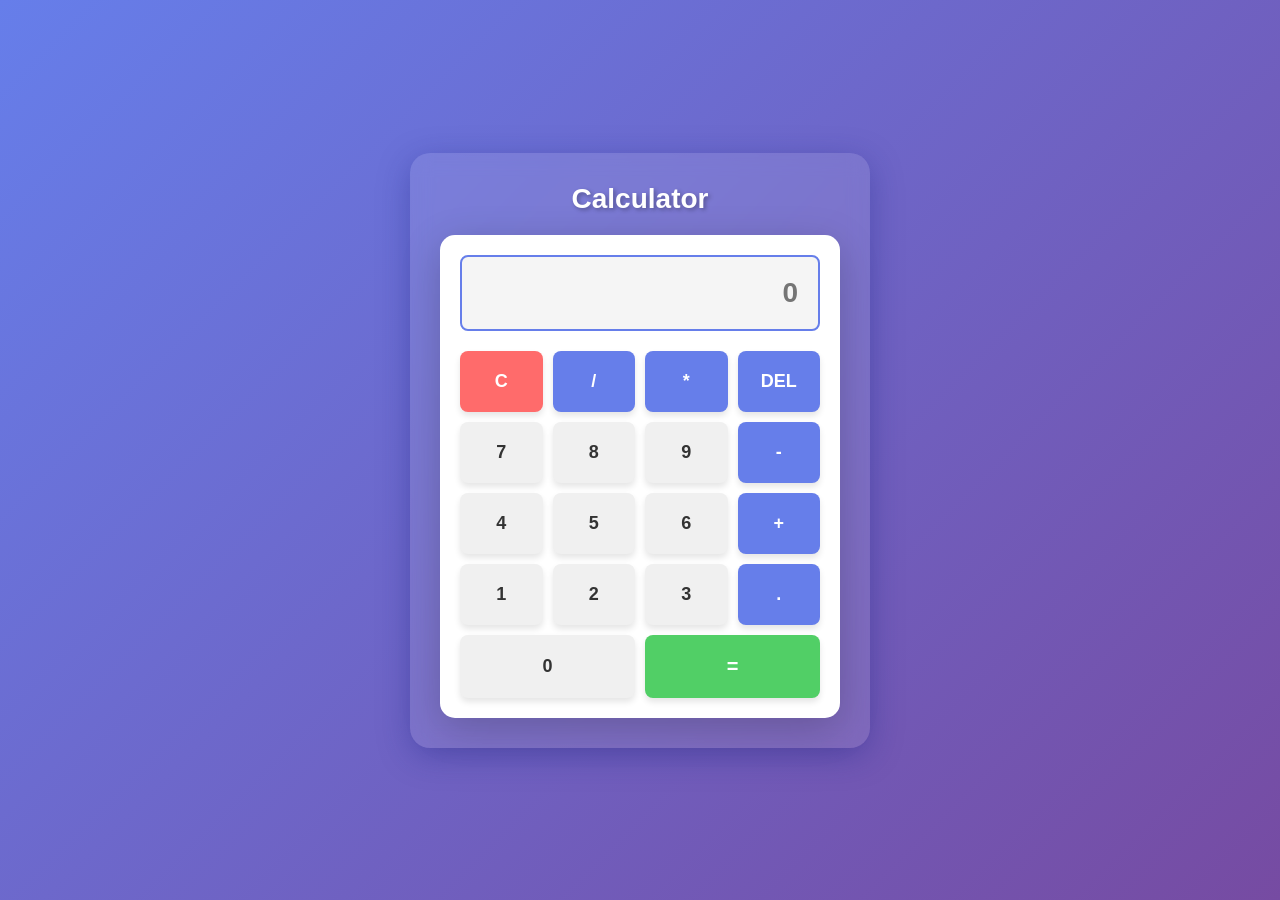
<file: index.html>
<!DOCTYPE html>
<html lang="en">
<head>
    <meta charset="UTF-8">
    <meta name="viewport" content="width=device-width, initial-scale=1.0">
    <title>Simple Calculator</title>
    <link rel="stylesheet" href="style.css">
</head>
<body>
    <div class="calculator-container">
        <h1>Calculator</h1>
        <div class="calculator">
            <input type="text" id="display" class="display" placeholder="0" readonly>
            <div class="buttons">
                <button class="btn btn-clear" onclick="clearDisplay()">C</button>
                <button class="btn btn-operator" onclick="appendOperator('/')">/</button>
                <button class="btn btn-operator" onclick="appendOperator('*')">*</button>
                <button class="btn btn-operator" onclick="deleteLast()">DEL</button>
                
                <button class="btn" onclick="appendNumber('7')">7</button>
                <button class="btn" onclick="appendNumber('8')">8</button>
                <button class="btn" onclick="appendNumber('9')">9</button>
                <button class="btn btn-operator" onclick="appendOperator('-')">-</button>
                
                <button class="btn" onclick="appendNumber('4')">4</button>
                <button class="btn" onclick="appendNumber('5')">5</button>
                <button class="btn" onclick="appendNumber('6')">6</button>
                <button class="btn btn-operator" onclick="appendOperator('+')">+</button>
                
                <button class="btn" onclick="appendNumber('1')">1</button>
                <button class="btn" onclick="appendNumber('2')">2</button>
                <button class="btn" onclick="appendNumber('3')">3</button>
                <button class="btn btn-operator" onclick="appendOperator('.')">.  </button>
                
                <button class="btn btn-zero" onclick="appendNumber('0')">0</button>
                <button class="btn btn-equals" onclick="calculate()">=</button>
            </div>
        </div>
    </div>
    <script src="script.js"></script>
</body>
</html>
</file>
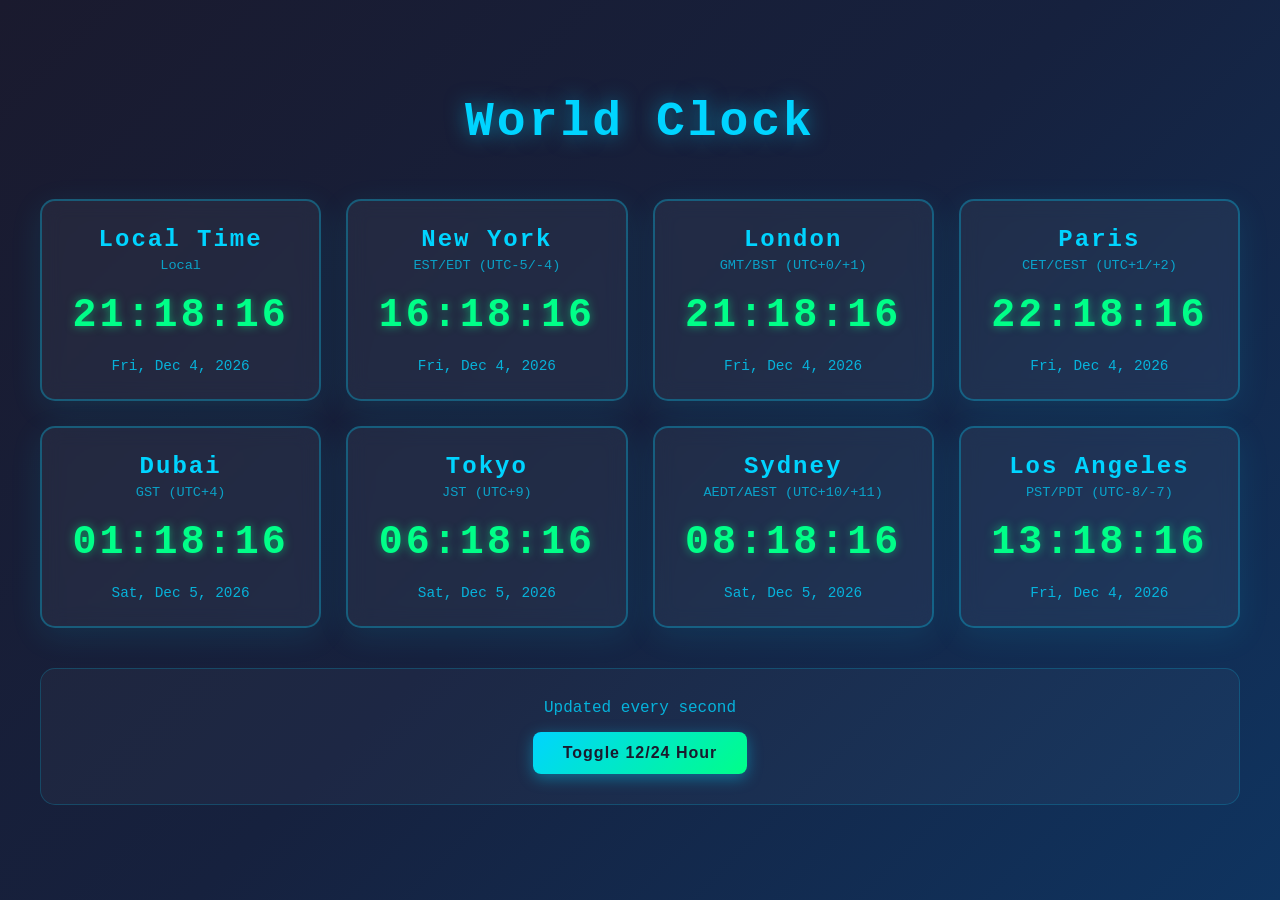
<file: clock.html>
<!DOCTYPE html>
<html lang="en">
<head>
    <meta charset="UTF-8">
    <meta name="viewport" content="width=device-width, initial-scale=1.0">
    <title>Digital Clock - Multiple Time Zones</title>
    <link rel="stylesheet" href="clock-style.css">
</head>
<body>
    <div class="clock-container">
        <h1>World Clock</h1>
        <div class="timezone-wrapper">
            <div class="timezone-card">
                <div class="timezone-name">Local Time</div>
                <div class="timezone-code">Local</div>
                <div class="digital-clock" id="local-clock">00:00:00</div>
                <div class="date" id="local-date"></div>
            </div>

            <div class="timezone-card">
                <div class="timezone-name">New York</div>
                <div class="timezone-code">EST/EDT (UTC-5/-4)</div>
                <div class="digital-clock" id="ny-clock">00:00:00</div>
                <div class="date" id="ny-date"></div>
            </div>

            <div class="timezone-card">
                <div class="timezone-name">London</div>
                <div class="timezone-code">GMT/BST (UTC+0/+1)</div>
                <div class="digital-clock" id="london-clock">00:00:00</div>
                <div class="date" id="london-date"></div>
            </div>

            <div class="timezone-card">
                <div class="timezone-name">Paris</div>
                <div class="timezone-code">CET/CEST (UTC+1/+2)</div>
                <div class="digital-clock" id="paris-clock">00:00:00</div>
                <div class="date" id="paris-date"></div>
            </div>

            <div class="timezone-card">
                <div class="timezone-name">Dubai</div>
                <div class="timezone-code">GST (UTC+4)</div>
                <div class="digital-clock" id="dubai-clock">00:00:00</div>
                <div class="date" id="dubai-date"></div>
            </div>

            <div class="timezone-card">
                <div class="timezone-name">Tokyo</div>
                <div class="timezone-code">JST (UTC+9)</div>
                <div class="digital-clock" id="tokyo-clock">00:00:00</div>
                <div class="date" id="tokyo-date"></div>
            </div>

            <div class="timezone-card">
                <div class="timezone-name">Sydney</div>
                <div class="timezone-code">AEDT/AEST (UTC+10/+11)</div>
                <div class="digital-clock" id="sydney-clock">00:00:00</div>
                <div class="date" id="sydney-date"></div>
            </div>

            <div class="timezone-card">
                <div class="timezone-name">Los Angeles</div>
                <div class="timezone-code">PST/PDT (UTC-8/-7)</div>
                <div class="digital-clock" id="la-clock">00:00:00</div>
                <div class="date" id="la-date"></div>
            </div>
        </div>

        <div class="footer">
            <p>Updated every second</p>
            <button class="toggle-12h" onclick="toggle12HourFormat()">Toggle 12/24 Hour</button>
        </div>
    </div>

    <script src="clock-script.js"></script>
</body>
</html>
</file>
<file: style.css>
* {
    margin: 0;
    padding: 0;
    box-sizing: border-box;
}

body {
    font-family: 'Arial', sans-serif;
    display: flex;
    justify-content: center;
    align-items: center;
    min-height: 100vh;
    background: linear-gradient(135deg, #667eea 0%, #764ba2 100%);
}

.calculator-container {
    text-align: center;
    background: rgba(255, 255, 255, 0.1);
    padding: 30px;
    border-radius: 20px;
    backdrop-filter: blur(10px);
    box-shadow: 0 8px 32px 0 rgba(31, 38, 135, 0.37);
}

.calculator-container h1 {
    color: white;
    margin-bottom: 20px;
    font-size: 28px;
    text-shadow: 2px 2px 4px rgba(0, 0, 0, 0.3);
}

.calculator {
    background: #ffffff;
    padding: 20px;
    border-radius: 15px;
    box-shadow: 0 10px 40px rgba(0, 0, 0, 0.2);
    max-width: 400px;
}

.display {
    width: 100%;
    padding: 20px;
    font-size: 28px;
    border: 2px solid #667eea;
    border-radius: 8px;
    text-align: right;
    margin-bottom: 20px;
    background: #f5f5f5;
    color: #333;
    font-weight: bold;
}

.buttons {
    display: grid;
    grid-template-columns: repeat(4, 1fr);
    gap: 10px;
}

.btn {
    padding: 20px;
    font-size: 18px;
    font-weight: bold;
    border: none;
    border-radius: 8px;
    cursor: pointer;
    background: #f0f0f0;
    color: #333;
    transition: all 0.3s ease;
    box-shadow: 0 4px 6px rgba(0, 0, 0, 0.1);
}

.btn:hover {
    background: #e0e0e0;
    transform: translateY(-2px);
    box-shadow: 0 6px 12px rgba(0, 0, 0, 0.15);
}

.btn:active {
    transform: translateY(0);
    box-shadow: 0 2px 4px rgba(0, 0, 0, 0.1);
}

.btn-clear {
    background: #ff6b6b;
    color: white;
    grid-column: span 1;
}

.btn-clear:hover {
    background: #ee5a52;
}

.btn-operator {
    background: #667eea;
    color: white;
}

.btn-operator:hover {
    background: #5568d3;
}

.btn-equals {
    background: #51cf66;
    color: white;
    grid-column: span 2;
    font-size: 20px;
}

.btn-equals:hover {
    background: #40c057;
}

.btn-zero {
    grid-column: span 2;
}

@media (max-width: 480px) {
    .calculator-container {
        padding: 15px;
    }

    .calculator {
        padding: 15px;
    }

    .btn {
        padding: 15px;
        font-size: 16px;
    }

    .display {
        font-size: 24px;
        padding: 15px;
    }
}
</file>
<file: clock-style.css>
* {
    margin: 0;
    padding: 0;
    box-sizing: border-box;
}

body {
    font-family: 'Courier New', monospace;
    background: linear-gradient(135deg, #1a1a2e 0%, #16213e 50%, #0f3460 100%);
    min-height: 100vh;
    display: flex;
    justify-content: center;
    align-items: center;
    padding: 20px;
}

.clock-container {
    max-width: 1200px;
    width: 100%;
}

h1 {
    text-align: center;
    color: #00d4ff;
    font-size: 3rem;
    margin-bottom: 50px;
    text-shadow: 0 0 20px rgba(0, 212, 255, 0.5);
    letter-spacing: 3px;
}

.timezone-wrapper {
    display: grid;
    grid-template-columns: repeat(auto-fit, minmax(280px, 1fr));
    gap: 25px;
    margin-bottom: 40px;
}

.timezone-card {
    background: rgba(255, 255, 255, 0.05);
    border: 2px solid rgba(0, 212, 255, 0.3);
    border-radius: 15px;
    padding: 25px;
    text-align: center;
    backdrop-filter: blur(10px);
    transition: all 0.3s ease;
    box-shadow: 0 8px 32px rgba(0, 212, 255, 0.1);
}

.timezone-card:hover {
    border-color: rgba(0, 212, 255, 0.8);
    background: rgba(255, 255, 255, 0.08);
    transform: translateY(-5px);
    box-shadow: 0 12px 40px rgba(0, 212, 255, 0.2);
}

.timezone-name {
    font-size: 1.5rem;
    color: #00d4ff;
    font-weight: bold;
    margin-bottom: 5px;
    letter-spacing: 2px;
}

.timezone-code {
    font-size: 0.85rem;
    color: #00d4ff;
    opacity: 0.7;
    margin-bottom: 15px;
}

.digital-clock {
    font-size: 2.5rem;
    color: #00ff88;
    font-weight: bold;
    margin: 20px 0;
    letter-spacing: 3px;
    text-shadow: 0 0 10px rgba(0, 255, 136, 0.5);
    font-family: 'Courier New', monospace;
}

.date {
    font-size: 0.9rem;
    color: #00d4ff;
    opacity: 0.8;
    margin-top: 10px;
}

.footer {
    text-align: center;
    padding: 30px;
    background: rgba(255, 255, 255, 0.03);
    border-radius: 15px;
    border: 1px solid rgba(0, 212, 255, 0.2);
}

.footer p {
    color: #00d4ff;
    font-size: 1rem;
    margin-bottom: 15px;
    opacity: 0.8;
}

.toggle-12h {
    padding: 12px 30px;
    font-size: 1rem;
    background: linear-gradient(135deg, #00d4ff, #00ff88);
    color: #1a1a2e;
    border: none;
    border-radius: 8px;
    cursor: pointer;
    font-weight: bold;
    letter-spacing: 1px;
    transition: all 0.3s ease;
    box-shadow: 0 4px 15px rgba(0, 212, 255, 0.4);
}

.toggle-12h:hover {
    transform: translateY(-2px);
    box-shadow: 0 6px 20px rgba(0, 212, 255, 0.6);
}

.toggle-12h:active {
    transform: translateY(0);
}

@media (max-width: 768px) {
    h1 {
        font-size: 2rem;
        margin-bottom: 30px;
    }

    .timezone-wrapper {
        grid-template-columns: repeat(auto-fit, minmax(200px, 1fr));
        gap: 15px;
    }

    .timezone-card {
        padding: 15px;
    }

    .timezone-name {
        font-size: 1.2rem;
    }

    .digital-clock {
        font-size: 1.8rem;
    }
}

@media (max-width: 480px) {
    h1 {
        font-size: 1.5rem;
    }

    .timezone-wrapper {
        grid-template-columns: 1fr;
    }

    .digital-clock {
        font-size: 1.5rem;
    }

    .timezone-name {
        font-size: 1rem;
    }
}
</file>
